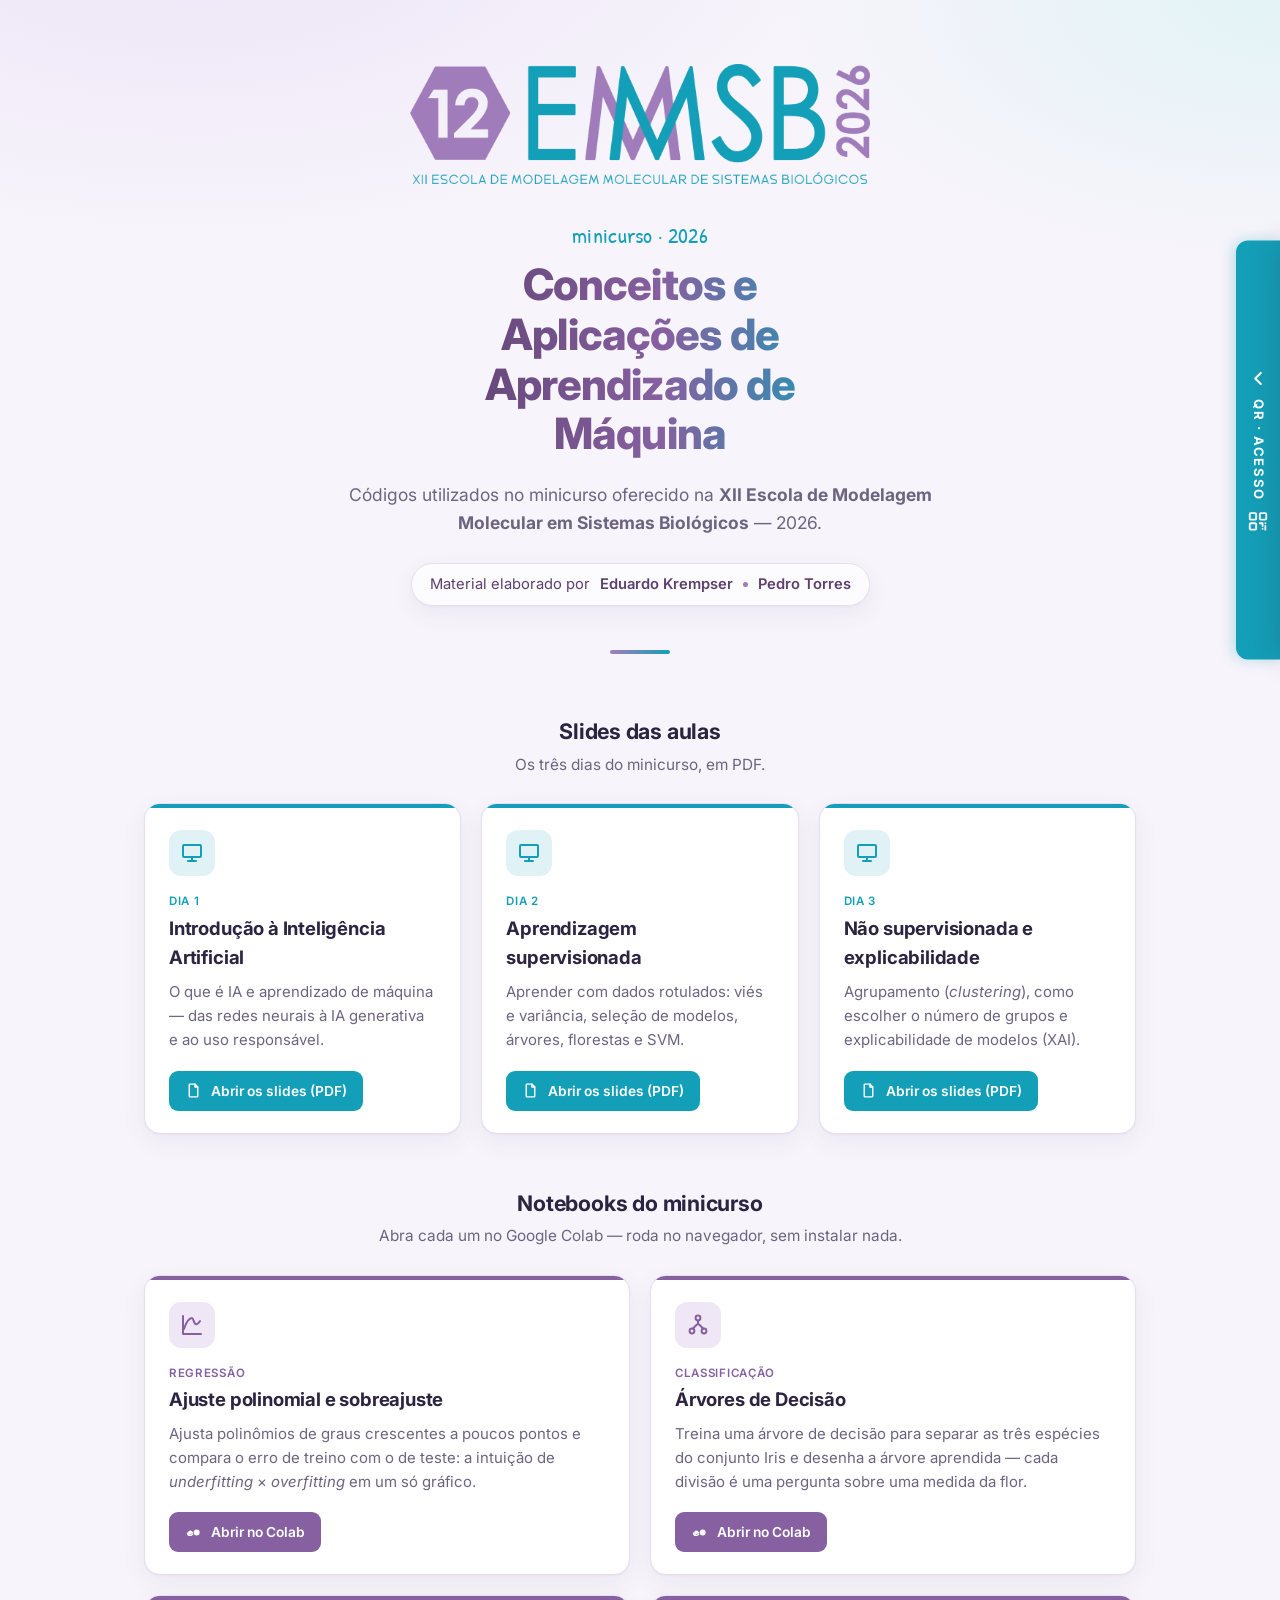
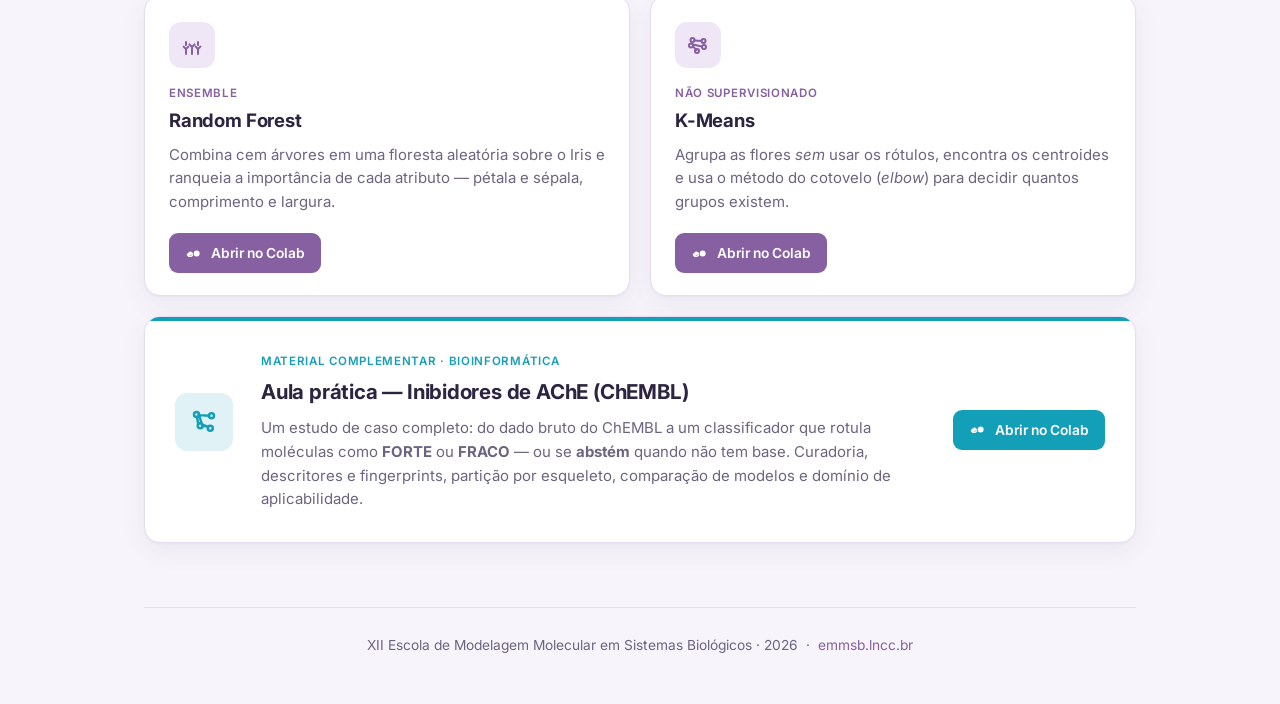
<file: xiiemmsb.html>
<!DOCTYPE html>
<html lang="pt-BR">
<head>
<meta charset="utf-8">
<meta name="viewport" content="width=device-width, initial-scale=1">
<title>Aprendizado de Máquina · XII EMMSB 2026</title>
<meta name="description" content="Códigos do minicurso Conceitos e Aplicações de Aprendizado de Máquina — XII Escola de Modelagem Molecular em Sistemas Biológicos, 2026.">
<link rel="icon" type="image/svg+xml" href="assets/emmsb-favicon.svg">
<link rel="preconnect" href="https://fonts.googleapis.com">
<link rel="preconnect" href="https://fonts.gstatic.com" crossorigin>
<link href="https://fonts.googleapis.com/css2?family=Inter:wght@300;400;500;600;700;800&family=Patrick+Hand&display=swap" rel="stylesheet">
<style>
  :root {
    --teal:        #149fb8;
    --teal-dark:   #0f7e93;
    --lilac:       #a07dba;
    --purple:      #8660a0;
    --purple-dark: #5c406e;
    --ink:         #2c2440;
    --muted:       #6d6480;
    --bg:          #f7f4fb;
    --bg-soft:     #efe9f6;
    --paper:       #ffffff;
    --line:        #e6ddf0;
    --shadow:      0 1px 2px rgba(44,36,64,.04), 0 8px 24px rgba(92,64,110,.07);
    --shadow-hover:0 2px 4px rgba(44,36,64,.05), 0 14px 34px rgba(92,64,110,.14);
  }

  * { box-sizing: border-box; margin: 0; padding: 0; }

  body {
    font-family: 'Inter', system-ui, -apple-system, sans-serif;
    color: var(--ink);
    background:
      radial-gradient(1200px 600px at 15% -10%, #ece4f7 0%, transparent 55%),
      radial-gradient(1000px 520px at 100% 0%, #e2f3f6 0%, transparent 50%),
      var(--bg);
    background-attachment: fixed;
    line-height: 1.6;
    -webkit-font-smoothing: antialiased;
  }

  .wrap { max-width: 1040px; margin: 0 auto; padding: 0 24px; }

  /* ---- cabeçalho ---- */
  header { padding: 64px 0 8px; text-align: center; }
  .logo { max-width: 460px; width: 78%; height: auto; }

  .eyebrow {
    font-family: 'Patrick Hand', cursive;
    font-size: 1.35rem;
    color: var(--teal);
    margin-top: 26px;
    letter-spacing: .3px;
  }

  h1 {
    font-size: clamp(1.7rem, 4.4vw, 2.7rem);
    font-weight: 800;
    letter-spacing: -.02em;
    line-height: 1.15;
    margin: 8px auto 0;
    max-width: 15ch;
    background: linear-gradient(92deg, var(--purple-dark), var(--purple) 55%, var(--teal));
    -webkit-background-clip: text;
    background-clip: text;
    color: transparent;
  }

  .lead {
    max-width: 60ch;
    margin: 22px auto 0;
    font-size: 1.09rem;
    color: var(--muted);
  }

  .byline {
    margin: 26px auto 0;
    display: inline-flex;
    align-items: center;
    gap: 10px;
    padding: 9px 18px;
    border: 1px solid var(--line);
    background: rgba(255,255,255,.7);
    border-radius: 999px;
    font-size: .92rem;
    color: var(--purple-dark);
    box-shadow: var(--shadow);
  }
  .byline b { font-weight: 600; }
  .byline .dot { width: 5px; height: 5px; border-radius: 50%; background: var(--lilac); }

  .rule {
    width: 60px; height: 4px; border-radius: 3px;
    margin: 44px auto 0;
    background: linear-gradient(90deg, var(--lilac), var(--teal));
  }

  /* ---- seção de cards ---- */
  .section-head { text-align: center; margin: 52px 0 4px; }
  .section-head h2 {
    font-size: 1.34rem; font-weight: 700; color: var(--ink); letter-spacing: -.01em;
  }
  .section-head p { color: var(--muted); font-size: .96rem; margin-top: 4px; }

  .grid {
    display: grid;
    grid-template-columns: repeat(2, 1fr);
    gap: 20px;
    margin-top: 26px;
  }
  .grid.tres { grid-template-columns: repeat(3, 1fr); align-items: start; }

  .card {
    position: relative;
    display: flex;
    flex-direction: column;
    background: var(--paper);
    border: 1px solid var(--line);
    border-radius: 16px;
    padding: 26px 24px 22px;
    box-shadow: var(--shadow);
    transition: transform .16s ease, box-shadow .16s ease, border-color .16s ease;
    overflow: hidden;
  }
  .card::before {
    content: "";
    position: absolute; inset: 0 0 auto 0; height: 4px;
    background: var(--accent, var(--lilac));
  }
  .card:hover { transform: translateY(-4px); box-shadow: var(--shadow-hover); border-color: #d8cbe8; }

  .card .icon {
    width: 46px; height: 46px; border-radius: 12px;
    display: grid; place-items: center;
    background: var(--accent-soft, #efe7f6);
    color: var(--accent, var(--purple));
    margin-bottom: 16px;
  }
  .card .icon svg { width: 24px; height: 24px; }

  .card .tag {
    font-size: .72rem; font-weight: 600; text-transform: uppercase; letter-spacing: .06em;
    color: var(--accent, var(--purple));
  }
  .card h3 { font-size: 1.16rem; font-weight: 700; margin: 3px 0 8px; letter-spacing: -.01em; }
  .card p.desc { font-size: .935rem; color: var(--muted); flex: 1; }

  .colab {
    display: inline-flex; align-items: center; gap: 9px;
    margin-top: 18px; align-self: flex-start;
    padding: 9px 16px; border-radius: 9px;
    font-size: .86rem; font-weight: 600; text-decoration: none;
    color: #fff; background: var(--accent, var(--purple));
    transition: filter .15s ease;
  }
  .colab:hover { filter: brightness(1.07); }
  .colab svg { width: 17px; height: 17px; }

  /* ---- card em destaque (aula ChEMBL) ---- */
  .featured {
    grid-column: 1 / -1;
    flex-direction: row;
    align-items: center;
    gap: 28px;
    --accent: var(--teal);
    --accent-soft: #e0f2f5;
    padding: 30px 30px;
  }
  .featured .icon { width: 58px; height: 58px; flex: none; }
  .featured .icon svg { width: 30px; height: 30px; }
  .featured .body { flex: 1; }
  .featured h3 { font-size: 1.28rem; }
  .featured .colab { margin-top: 0; flex: none; }
  .featured .cta-col { display: flex; flex-direction: column; align-items: flex-end; gap: 8px; }

  footer {
    text-align: center;
    color: var(--muted);
    font-size: .86rem;
    margin: 64px 0 48px;
    padding-top: 26px;
    border-top: 1px solid var(--line);
  }
  footer a { color: var(--purple); text-decoration: none; }
  footer a:hover { text-decoration: underline; }

  /* ---- aba lateral retrátil com QR code ---- */
  .qr-checkbox { position: absolute; opacity: 0; pointer-events: none; }
  .qr-dock {
    position: fixed;
    top: 50%;
    right: 0;
    z-index: 60;
    display: flex;
    align-items: stretch;
    transform: translate(300px, -50%);        /* recolhida: só a aba aparece */
    transition: transform .38s cubic-bezier(.22,.61,.36,1);
  }
  .qr-checkbox:checked ~ .qr-dock { transform: translate(0, -50%); }

  .qr-tab {
    flex: none;
    width: 44px;
    display: flex;
    flex-direction: column;
    align-items: center;
    justify-content: center;
    gap: 10px;
    padding: 16px 0;
    background: var(--teal);
    color: #fff;
    border-radius: 12px 0 0 12px;
    cursor: pointer;
    box-shadow: -3px 0 14px rgba(20,159,184,.28);
    user-select: none;
    transition: background .2s;
  }
  .qr-tab:hover { background: var(--teal-dark); }
  .qr-tab svg { width: 22px; height: 22px; }
  .qr-tab .qr-tab-label {
    writing-mode: vertical-rl;
    text-orientation: mixed;
    font-weight: 700;
    font-size: .82rem;
    letter-spacing: .12em;
    text-transform: uppercase;
  }
  /* seta que gira quando aberta */
  .qr-tab .qr-chevron { transition: transform .38s; }
  .qr-checkbox:checked ~ .qr-dock .qr-tab .qr-chevron { transform: rotate(180deg); }

  .qr-panel {
    width: 300px;
    box-sizing: border-box;
    background: var(--paper);
    border: 1px solid var(--line);
    border-right: none;
    border-radius: 14px 0 0 14px;
    box-shadow: -8px 0 28px rgba(44,36,64,.16);
    padding: 22px 22px 24px;
    text-align: center;
  }
  .qr-panel h4 {
    margin: 0 0 4px;
    font-size: 1.02rem;
    color: var(--ink);
  }
  .qr-panel .qr-sub { margin: 0 0 16px; font-size: .84rem; color: var(--purple-dark); }
  .qr-code {
    width: 232px; height: 232px;
    max-width: 100%;
    margin: 0 auto 14px;
    padding: 10px;
    background: #fff;
    border-radius: 10px;
    box-shadow: 0 1px 0 var(--line) inset, 0 2px 10px rgba(44,36,64,.08);
  }
  .qr-code .qr-svg { display: block; width: 100%; height: 100%; }
  .qr-panel .qr-url {
    display: inline-block;
    font-family: ui-monospace, "SFMono-Regular", Menlo, Consolas, monospace;
    font-size: .78rem;
    color: var(--teal-dark);
    word-break: break-all;
    line-height: 1.4;
  }

  @media (max-width: 720px) {
    header { padding-top: 44px; }
    .grid, .grid.tres { grid-template-columns: 1fr; }
    .featured { flex-direction: column; align-items: flex-start; text-align: left; }
    .featured .cta-col { align-items: flex-start; }
    /* em telas estreitas, a aba some quando fechada só um pouco menos e o painel cabe */
    .qr-dock { transform: translate(272px, -50%); }
    .qr-panel { width: 272px; }
  }
  @media (max-width: 380px) {
    .qr-dock { transform: translate(248px, -50%); }
    .qr-panel { width: 248px; }
    .qr-code { width: 200px; height: 200px; }
  }
</style>
</head>
<body>

<!-- aba lateral retrátil com QR code para esta página -->
<input type="checkbox" id="qr-toggle" class="qr-checkbox" aria-hidden="true">
<div class="qr-dock">
  <label for="qr-toggle" class="qr-tab" role="button" aria-label="Mostrar ou ocultar o QR code de acesso">
    <svg class="qr-chevron" viewBox="0 0 24 24" fill="none" stroke="currentColor" stroke-width="2.4" stroke-linecap="round" stroke-linejoin="round"><path d="M15 6l-6 6 6 6"/></svg>
    <span class="qr-tab-label">QR · acesso</span>
    <svg viewBox="0 0 24 24" fill="none" stroke="currentColor" stroke-width="2" stroke-linecap="round" stroke-linejoin="round"><rect x="3" y="3" width="7" height="7" rx="1"/><rect x="14" y="3" width="7" height="7" rx="1"/><rect x="3" y="14" width="7" height="7" rx="1"/><path d="M14 14h3v3M20 14v.01M17 20h.01M20 17v4"/></svg>
  </label>
  <div class="qr-panel">
    <h4>Acesse esta página</h4>
    <p class="qr-sub">Aponte a câmera do celular para o código</p>
    <div class="qr-code"><svg class="qr-svg" viewBox="0 0 45 45" xmlns="http://www.w3.org/2000/svg" role="img" aria-label="QR code para monteirotorres.github.io/ml/xiiemmsb.html" shape-rendering="crispEdges"><rect width="45" height="45" fill="#ffffff"/><path d="M4 4h1v1h-1zM5 4h1v1h-1zM6 4h1v1h-1zM7 4h1v1h-1zM8 4h1v1h-1zM9 4h1v1h-1zM10 4h1v1h-1zM14 4h1v1h-1zM17 4h1v1h-1zM19 4h1v1h-1zM20 4h1v1h-1zM22 4h1v1h-1zM30 4h1v1h-1zM31 4h1v1h-1zM34 4h1v1h-1zM35 4h1v1h-1zM36 4h1v1h-1zM37 4h1v1h-1zM38 4h1v1h-1zM39 4h1v1h-1zM40 4h1v1h-1zM4 5h1v1h-1zM10 5h1v1h-1zM13 5h1v1h-1zM17 5h1v1h-1zM18 5h1v1h-1zM19 5h1v1h-1zM21 5h1v1h-1zM23 5h1v1h-1zM24 5h1v1h-1zM26 5h1v1h-1zM27 5h1v1h-1zM28 5h1v1h-1zM29 5h1v1h-1zM30 5h1v1h-1zM32 5h1v1h-1zM34 5h1v1h-1zM40 5h1v1h-1zM4 6h1v1h-1zM6 6h1v1h-1zM7 6h1v1h-1zM8 6h1v1h-1zM10 6h1v1h-1zM12 6h1v1h-1zM13 6h1v1h-1zM15 6h1v1h-1zM16 6h1v1h-1zM17 6h1v1h-1zM20 6h1v1h-1zM23 6h1v1h-1zM24 6h1v1h-1zM25 6h1v1h-1zM26 6h1v1h-1zM28 6h1v1h-1zM32 6h1v1h-1zM34 6h1v1h-1zM36 6h1v1h-1zM37 6h1v1h-1zM38 6h1v1h-1zM40 6h1v1h-1zM4 7h1v1h-1zM6 7h1v1h-1zM7 7h1v1h-1zM8 7h1v1h-1zM10 7h1v1h-1zM13 7h1v1h-1zM14 7h1v1h-1zM15 7h1v1h-1zM17 7h1v1h-1zM18 7h1v1h-1zM19 7h1v1h-1zM21 7h1v1h-1zM22 7h1v1h-1zM23 7h1v1h-1zM29 7h1v1h-1zM30 7h1v1h-1zM31 7h1v1h-1zM32 7h1v1h-1zM34 7h1v1h-1zM36 7h1v1h-1zM37 7h1v1h-1zM38 7h1v1h-1zM40 7h1v1h-1zM4 8h1v1h-1zM6 8h1v1h-1zM7 8h1v1h-1zM8 8h1v1h-1zM10 8h1v1h-1zM12 8h1v1h-1zM14 8h1v1h-1zM16 8h1v1h-1zM19 8h1v1h-1zM22 8h1v1h-1zM23 8h1v1h-1zM24 8h1v1h-1zM25 8h1v1h-1zM27 8h1v1h-1zM30 8h1v1h-1zM31 8h1v1h-1zM34 8h1v1h-1zM36 8h1v1h-1zM37 8h1v1h-1zM38 8h1v1h-1zM40 8h1v1h-1zM4 9h1v1h-1zM10 9h1v1h-1zM12 9h1v1h-1zM13 9h1v1h-1zM16 9h1v1h-1zM17 9h1v1h-1zM18 9h1v1h-1zM19 9h1v1h-1zM21 9h1v1h-1zM22 9h1v1h-1zM32 9h1v1h-1zM34 9h1v1h-1zM40 9h1v1h-1zM4 10h1v1h-1zM5 10h1v1h-1zM6 10h1v1h-1zM7 10h1v1h-1zM8 10h1v1h-1zM9 10h1v1h-1zM10 10h1v1h-1zM12 10h1v1h-1zM14 10h1v1h-1zM16 10h1v1h-1zM18 10h1v1h-1zM20 10h1v1h-1zM22 10h1v1h-1zM24 10h1v1h-1zM26 10h1v1h-1zM28 10h1v1h-1zM30 10h1v1h-1zM32 10h1v1h-1zM34 10h1v1h-1zM35 10h1v1h-1zM36 10h1v1h-1zM37 10h1v1h-1zM38 10h1v1h-1zM39 10h1v1h-1zM40 10h1v1h-1zM14 11h1v1h-1zM17 11h1v1h-1zM25 11h1v1h-1zM26 11h1v1h-1zM27 11h1v1h-1zM28 11h1v1h-1zM29 11h1v1h-1zM5 12h1v1h-1zM8 12h1v1h-1zM10 12h1v1h-1zM12 12h1v1h-1zM16 12h1v1h-1zM18 12h1v1h-1zM20 12h1v1h-1zM22 12h1v1h-1zM23 12h1v1h-1zM25 12h1v1h-1zM26 12h1v1h-1zM27 12h1v1h-1zM28 12h1v1h-1zM29 12h1v1h-1zM31 12h1v1h-1zM32 12h1v1h-1zM33 12h1v1h-1zM35 12h1v1h-1zM36 12h1v1h-1zM38 12h1v1h-1zM6 13h1v1h-1zM8 13h1v1h-1zM11 13h1v1h-1zM12 13h1v1h-1zM13 13h1v1h-1zM17 13h1v1h-1zM21 13h1v1h-1zM25 13h1v1h-1zM26 13h1v1h-1zM27 13h1v1h-1zM30 13h1v1h-1zM34 13h1v1h-1zM35 13h1v1h-1zM36 13h1v1h-1zM38 13h1v1h-1zM9 14h1v1h-1zM10 14h1v1h-1zM12 14h1v1h-1zM13 14h1v1h-1zM14 14h1v1h-1zM15 14h1v1h-1zM19 14h1v1h-1zM22 14h1v1h-1zM24 14h1v1h-1zM25 14h1v1h-1zM27 14h1v1h-1zM29 14h1v1h-1zM30 14h1v1h-1zM31 14h1v1h-1zM33 14h1v1h-1zM37 14h1v1h-1zM38 14h1v1h-1zM4 15h1v1h-1zM5 15h1v1h-1zM8 15h1v1h-1zM9 15h1v1h-1zM12 15h1v1h-1zM18 15h1v1h-1zM19 15h1v1h-1zM20 15h1v1h-1zM22 15h1v1h-1zM23 15h1v1h-1zM24 15h1v1h-1zM25 15h1v1h-1zM27 15h1v1h-1zM28 15h1v1h-1zM30 15h1v1h-1zM31 15h1v1h-1zM32 15h1v1h-1zM33 15h1v1h-1zM35 15h1v1h-1zM36 15h1v1h-1zM38 15h1v1h-1zM39 15h1v1h-1zM40 15h1v1h-1zM5 16h1v1h-1zM6 16h1v1h-1zM8 16h1v1h-1zM9 16h1v1h-1zM10 16h1v1h-1zM11 16h1v1h-1zM12 16h1v1h-1zM13 16h1v1h-1zM14 16h1v1h-1zM16 16h1v1h-1zM17 16h1v1h-1zM19 16h1v1h-1zM21 16h1v1h-1zM22 16h1v1h-1zM24 16h1v1h-1zM25 16h1v1h-1zM26 16h1v1h-1zM32 16h1v1h-1zM33 16h1v1h-1zM34 16h1v1h-1zM35 16h1v1h-1zM37 16h1v1h-1zM38 16h1v1h-1zM39 16h1v1h-1zM5 17h1v1h-1zM7 17h1v1h-1zM11 17h1v1h-1zM17 17h1v1h-1zM21 17h1v1h-1zM22 17h1v1h-1zM23 17h1v1h-1zM24 17h1v1h-1zM26 17h1v1h-1zM27 17h1v1h-1zM30 17h1v1h-1zM31 17h1v1h-1zM32 17h1v1h-1zM33 17h1v1h-1zM36 17h1v1h-1zM38 17h1v1h-1zM4 18h1v1h-1zM5 18h1v1h-1zM6 18h1v1h-1zM10 18h1v1h-1zM12 18h1v1h-1zM15 18h1v1h-1zM16 18h1v1h-1zM19 18h1v1h-1zM20 18h1v1h-1zM21 18h1v1h-1zM23 18h1v1h-1zM24 18h1v1h-1zM25 18h1v1h-1zM26 18h1v1h-1zM27 18h1v1h-1zM29 18h1v1h-1zM30 18h1v1h-1zM31 18h1v1h-1zM33 18h1v1h-1zM35 18h1v1h-1zM36 18h1v1h-1zM37 18h1v1h-1zM38 18h1v1h-1zM5 19h1v1h-1zM8 19h1v1h-1zM9 19h1v1h-1zM12 19h1v1h-1zM13 19h1v1h-1zM14 19h1v1h-1zM17 19h1v1h-1zM18 19h1v1h-1zM19 19h1v1h-1zM20 19h1v1h-1zM21 19h1v1h-1zM23 19h1v1h-1zM24 19h1v1h-1zM25 19h1v1h-1zM28 19h1v1h-1zM33 19h1v1h-1zM34 19h1v1h-1zM35 19h1v1h-1zM36 19h1v1h-1zM38 19h1v1h-1zM39 19h1v1h-1zM40 19h1v1h-1zM4 20h1v1h-1zM7 20h1v1h-1zM8 20h1v1h-1zM10 20h1v1h-1zM14 20h1v1h-1zM16 20h1v1h-1zM20 20h1v1h-1zM21 20h1v1h-1zM22 20h1v1h-1zM24 20h1v1h-1zM27 20h1v1h-1zM31 20h1v1h-1zM32 20h1v1h-1zM33 20h1v1h-1zM34 20h1v1h-1zM37 20h1v1h-1zM38 20h1v1h-1zM40 20h1v1h-1zM5 21h1v1h-1zM6 21h1v1h-1zM9 21h1v1h-1zM11 21h1v1h-1zM12 21h1v1h-1zM14 21h1v1h-1zM16 21h1v1h-1zM17 21h1v1h-1zM19 21h1v1h-1zM20 21h1v1h-1zM21 21h1v1h-1zM22 21h1v1h-1zM23 21h1v1h-1zM24 21h1v1h-1zM26 21h1v1h-1zM28 21h1v1h-1zM30 21h1v1h-1zM31 21h1v1h-1zM32 21h1v1h-1zM33 21h1v1h-1zM36 21h1v1h-1zM37 21h1v1h-1zM38 21h1v1h-1zM4 22h1v1h-1zM5 22h1v1h-1zM6 22h1v1h-1zM7 22h1v1h-1zM10 22h1v1h-1zM15 22h1v1h-1zM16 22h1v1h-1zM17 22h1v1h-1zM19 22h1v1h-1zM20 22h1v1h-1zM21 22h1v1h-1zM22 22h1v1h-1zM23 22h1v1h-1zM24 22h1v1h-1zM25 22h1v1h-1zM27 22h1v1h-1zM28 22h1v1h-1zM31 22h1v1h-1zM34 22h1v1h-1zM35 22h1v1h-1zM36 22h1v1h-1zM4 23h1v1h-1zM5 23h1v1h-1zM6 23h1v1h-1zM9 23h1v1h-1zM15 23h1v1h-1zM19 23h1v1h-1zM20 23h1v1h-1zM24 23h1v1h-1zM25 23h1v1h-1zM27 23h1v1h-1zM30 23h1v1h-1zM31 23h1v1h-1zM35 23h1v1h-1zM36 23h1v1h-1zM38 23h1v1h-1zM5 24h1v1h-1zM7 24h1v1h-1zM8 24h1v1h-1zM10 24h1v1h-1zM13 24h1v1h-1zM15 24h1v1h-1zM17 24h1v1h-1zM18 24h1v1h-1zM21 24h1v1h-1zM23 24h1v1h-1zM25 24h1v1h-1zM26 24h1v1h-1zM28 24h1v1h-1zM33 24h1v1h-1zM34 24h1v1h-1zM37 24h1v1h-1zM38 24h1v1h-1zM40 24h1v1h-1zM4 25h1v1h-1zM8 25h1v1h-1zM9 25h1v1h-1zM13 25h1v1h-1zM16 25h1v1h-1zM17 25h1v1h-1zM21 25h1v1h-1zM22 25h1v1h-1zM23 25h1v1h-1zM27 25h1v1h-1zM29 25h1v1h-1zM30 25h1v1h-1zM31 25h1v1h-1zM36 25h1v1h-1zM38 25h1v1h-1zM4 26h1v1h-1zM5 26h1v1h-1zM6 26h1v1h-1zM7 26h1v1h-1zM8 26h1v1h-1zM9 26h1v1h-1zM10 26h1v1h-1zM11 26h1v1h-1zM14 26h1v1h-1zM17 26h1v1h-1zM19 26h1v1h-1zM21 26h1v1h-1zM25 26h1v1h-1zM27 26h1v1h-1zM28 26h1v1h-1zM31 26h1v1h-1zM32 26h1v1h-1zM33 26h1v1h-1zM38 26h1v1h-1zM4 27h1v1h-1zM7 27h1v1h-1zM13 27h1v1h-1zM14 27h1v1h-1zM15 27h1v1h-1zM17 27h1v1h-1zM21 27h1v1h-1zM23 27h1v1h-1zM24 27h1v1h-1zM25 27h1v1h-1zM27 27h1v1h-1zM28 27h1v1h-1zM30 27h1v1h-1zM32 27h1v1h-1zM33 27h1v1h-1zM35 27h1v1h-1zM38 27h1v1h-1zM39 27h1v1h-1zM40 27h1v1h-1zM5 28h1v1h-1zM7 28h1v1h-1zM8 28h1v1h-1zM10 28h1v1h-1zM11 28h1v1h-1zM12 28h1v1h-1zM13 28h1v1h-1zM14 28h1v1h-1zM17 28h1v1h-1zM20 28h1v1h-1zM21 28h1v1h-1zM24 28h1v1h-1zM25 28h1v1h-1zM26 28h1v1h-1zM29 28h1v1h-1zM30 28h1v1h-1zM31 28h1v1h-1zM34 28h1v1h-1zM35 28h1v1h-1zM38 28h1v1h-1zM39 28h1v1h-1zM4 29h1v1h-1zM7 29h1v1h-1zM12 29h1v1h-1zM13 29h1v1h-1zM14 29h1v1h-1zM15 29h1v1h-1zM17 29h1v1h-1zM20 29h1v1h-1zM21 29h1v1h-1zM22 29h1v1h-1zM23 29h1v1h-1zM24 29h1v1h-1zM27 29h1v1h-1zM32 29h1v1h-1zM34 29h1v1h-1zM36 29h1v1h-1zM37 29h1v1h-1zM6 30h1v1h-1zM9 30h1v1h-1zM10 30h1v1h-1zM16 30h1v1h-1zM17 30h1v1h-1zM18 30h1v1h-1zM19 30h1v1h-1zM21 30h1v1h-1zM26 30h1v1h-1zM27 30h1v1h-1zM28 30h1v1h-1zM30 30h1v1h-1zM32 30h1v1h-1zM33 30h1v1h-1zM35 30h1v1h-1zM37 30h1v1h-1zM38 30h1v1h-1zM39 30h1v1h-1zM7 31h1v1h-1zM9 31h1v1h-1zM11 31h1v1h-1zM13 31h1v1h-1zM16 31h1v1h-1zM18 31h1v1h-1zM21 31h1v1h-1zM22 31h1v1h-1zM23 31h1v1h-1zM25 31h1v1h-1zM27 31h1v1h-1zM30 31h1v1h-1zM34 31h1v1h-1zM35 31h1v1h-1zM36 31h1v1h-1zM38 31h1v1h-1zM39 31h1v1h-1zM40 31h1v1h-1zM4 32h1v1h-1zM5 32h1v1h-1zM6 32h1v1h-1zM8 32h1v1h-1zM10 32h1v1h-1zM13 32h1v1h-1zM16 32h1v1h-1zM19 32h1v1h-1zM21 32h1v1h-1zM25 32h1v1h-1zM26 32h1v1h-1zM27 32h1v1h-1zM28 32h1v1h-1zM31 32h1v1h-1zM32 32h1v1h-1zM33 32h1v1h-1zM34 32h1v1h-1zM35 32h1v1h-1zM36 32h1v1h-1zM38 32h1v1h-1zM40 32h1v1h-1zM12 33h1v1h-1zM14 33h1v1h-1zM16 33h1v1h-1zM18 33h1v1h-1zM24 33h1v1h-1zM25 33h1v1h-1zM27 33h1v1h-1zM29 33h1v1h-1zM30 33h1v1h-1zM32 33h1v1h-1zM36 33h1v1h-1zM37 33h1v1h-1zM39 33h1v1h-1zM4 34h1v1h-1zM5 34h1v1h-1zM6 34h1v1h-1zM7 34h1v1h-1zM8 34h1v1h-1zM9 34h1v1h-1zM10 34h1v1h-1zM13 34h1v1h-1zM16 34h1v1h-1zM18 34h1v1h-1zM19 34h1v1h-1zM21 34h1v1h-1zM22 34h1v1h-1zM23 34h1v1h-1zM27 34h1v1h-1zM28 34h1v1h-1zM29 34h1v1h-1zM30 34h1v1h-1zM32 34h1v1h-1zM34 34h1v1h-1zM36 34h1v1h-1zM37 34h1v1h-1zM38 34h1v1h-1zM4 35h1v1h-1zM10 35h1v1h-1zM14 35h1v1h-1zM16 35h1v1h-1zM21 35h1v1h-1zM24 35h1v1h-1zM26 35h1v1h-1zM28 35h1v1h-1zM30 35h1v1h-1zM31 35h1v1h-1zM32 35h1v1h-1zM36 35h1v1h-1zM38 35h1v1h-1zM4 36h1v1h-1zM6 36h1v1h-1zM7 36h1v1h-1zM8 36h1v1h-1zM10 36h1v1h-1zM12 36h1v1h-1zM15 36h1v1h-1zM16 36h1v1h-1zM19 36h1v1h-1zM22 36h1v1h-1zM23 36h1v1h-1zM26 36h1v1h-1zM27 36h1v1h-1zM28 36h1v1h-1zM32 36h1v1h-1zM33 36h1v1h-1zM34 36h1v1h-1zM35 36h1v1h-1zM36 36h1v1h-1zM37 36h1v1h-1zM38 36h1v1h-1zM4 37h1v1h-1zM6 37h1v1h-1zM7 37h1v1h-1zM8 37h1v1h-1zM10 37h1v1h-1zM19 37h1v1h-1zM21 37h1v1h-1zM23 37h1v1h-1zM24 37h1v1h-1zM30 37h1v1h-1zM34 37h1v1h-1zM35 37h1v1h-1zM37 37h1v1h-1zM39 37h1v1h-1zM4 38h1v1h-1zM6 38h1v1h-1zM7 38h1v1h-1zM8 38h1v1h-1zM10 38h1v1h-1zM14 38h1v1h-1zM16 38h1v1h-1zM18 38h1v1h-1zM20 38h1v1h-1zM22 38h1v1h-1zM24 38h1v1h-1zM26 38h1v1h-1zM34 38h1v1h-1zM37 38h1v1h-1zM38 38h1v1h-1zM39 38h1v1h-1zM4 39h1v1h-1zM10 39h1v1h-1zM12 39h1v1h-1zM14 39h1v1h-1zM15 39h1v1h-1zM16 39h1v1h-1zM17 39h1v1h-1zM18 39h1v1h-1zM20 39h1v1h-1zM22 39h1v1h-1zM25 39h1v1h-1zM26 39h1v1h-1zM28 39h1v1h-1zM30 39h1v1h-1zM31 39h1v1h-1zM33 39h1v1h-1zM35 39h1v1h-1zM36 39h1v1h-1zM38 39h1v1h-1zM39 39h1v1h-1zM4 40h1v1h-1zM5 40h1v1h-1zM6 40h1v1h-1zM7 40h1v1h-1zM8 40h1v1h-1zM9 40h1v1h-1zM10 40h1v1h-1zM13 40h1v1h-1zM16 40h1v1h-1zM17 40h1v1h-1zM19 40h1v1h-1zM23 40h1v1h-1zM24 40h1v1h-1zM25 40h1v1h-1zM27 40h1v1h-1zM28 40h1v1h-1zM31 40h1v1h-1zM38 40h1v1h-1zM39 40h1v1h-1zM40 40h1v1h-1z" fill="#0e1f24"/></svg></div>
    <a class="qr-url" href="https://monteirotorres.github.io/ml/xiiemmsb.html">monteirotorres.github.io/ml/xiiemmsb.html</a>
  </div>
</div>
<div class="wrap">

  <header>
    <img class="logo" src="assets/emmsb-logo.png" alt="XII EMMSB 2026 — Escola de Modelagem Molecular de Sistemas Biológicos">
    <p class="eyebrow">minicurso · 2026</p>
    <h1>Conceitos e Aplicações de Aprendizado de Máquina</h1>
    <p class="lead">
      Códigos utilizados no minicurso oferecido na <b>XII Escola de Modelagem
      Molecular em Sistemas Biológicos</b> — 2026.
    </p>
    <div class="byline">
      Material elaborado por <b>Eduardo Krempser</b> <span class="dot"></span> <b>Pedro Torres</b>
    </div>
    <div class="rule"></div>
  </header>

  <section>
    <div class="section-head">
      <h2>Slides das aulas</h2>
      <p>Os três dias do minicurso, em PDF.</p>
    </div>

    <div class="grid tres">

      <!-- Aula 1 -->
      <article class="card" style="--accent:#149fb8; --accent-soft:#e0f2f5;">
        <div class="icon">
          <svg viewBox="0 0 24 24" fill="none" stroke="currentColor" stroke-width="2" stroke-linecap="round" stroke-linejoin="round"><rect x="3" y="4" width="18" height="12" rx="1"/><path d="M8 20h8M12 16v4"/></svg>
        </div>
        <span class="tag">Dia 1</span>
        <h3>Introdução à Inteligência Artificial</h3>
        <p class="desc">O que é IA e aprendizado de máquina — das redes neurais à IA generativa e ao uso responsável.</p>
        <a class="colab" href="xiiemmsb/EMMSB-2026-Introdu%C3%A7%C3%A3o.pdf" target="_blank" rel="noopener">
          <svg viewBox="0 0 24 24" fill="none" stroke="currentColor" stroke-width="2" stroke-linecap="round" stroke-linejoin="round"><path d="M14 3H7a1 1 0 0 0-1 1v16a1 1 0 0 0 1 1h10a1 1 0 0 0 1-1V7z"/><path d="M14 3v4h4"/></svg>
          Abrir os slides (PDF)
        </a>
      </article>

      <!-- Aula 2 -->
      <article class="card" style="--accent:#149fb8; --accent-soft:#e0f2f5;">
        <div class="icon">
          <svg viewBox="0 0 24 24" fill="none" stroke="currentColor" stroke-width="2" stroke-linecap="round" stroke-linejoin="round"><rect x="3" y="4" width="18" height="12" rx="1"/><path d="M8 20h8M12 16v4"/></svg>
        </div>
        <span class="tag">Dia 2</span>
        <h3>Aprendizagem supervisionada</h3>
        <p class="desc">Aprender com dados rotulados: viés e variância, seleção de modelos, árvores, florestas e SVM.</p>
        <a class="colab" href="xiiemmsb/EMMSB-2026-Aula02-Supervisionada.pdf" target="_blank" rel="noopener">
          <svg viewBox="0 0 24 24" fill="none" stroke="currentColor" stroke-width="2" stroke-linecap="round" stroke-linejoin="round"><path d="M14 3H7a1 1 0 0 0-1 1v16a1 1 0 0 0 1 1h10a1 1 0 0 0 1-1V7z"/><path d="M14 3v4h4"/></svg>
          Abrir os slides (PDF)
        </a>
      </article>

      <!-- Aula 3 -->
      <article class="card" style="--accent:#149fb8; --accent-soft:#e0f2f5;">
        <div class="icon">
          <svg viewBox="0 0 24 24" fill="none" stroke="currentColor" stroke-width="2" stroke-linecap="round" stroke-linejoin="round"><rect x="3" y="4" width="18" height="12" rx="1"/><path d="M8 20h8M12 16v4"/></svg>
        </div>
        <span class="tag">Dia 3</span>
        <h3>Não supervisionada e explicabilidade</h3>
        <p class="desc">Agrupamento (<i>clustering</i>), como escolher o número de grupos e explicabilidade de modelos (XAI).</p>
        <a class="colab" href="xiiemmsb/EMMSB2026_Aula03_nao_supervisionada_explicabilidade.pdf" target="_blank" rel="noopener">
          <svg viewBox="0 0 24 24" fill="none" stroke="currentColor" stroke-width="2" stroke-linecap="round" stroke-linejoin="round"><path d="M14 3H7a1 1 0 0 0-1 1v16a1 1 0 0 0 1 1h10a1 1 0 0 0 1-1V7z"/><path d="M14 3v4h4"/></svg>
          Abrir os slides (PDF)
        </a>
      </article>

    </div>
  </section>

  <section>
    <div class="section-head">
      <h2>Notebooks do minicurso</h2>
      <p>Abra cada um no Google Colab — roda no navegador, sem instalar nada.</p>
    </div>

    <div class="grid">

      <!-- Polinômio -->
      <article class="card" style="--accent:#8660a0; --accent-soft:#efe7f6;">
        <div class="icon">
          <svg viewBox="0 0 24 24" fill="none" stroke="currentColor" stroke-width="2" stroke-linecap="round" stroke-linejoin="round"><path d="M3 3v18h18"/><path d="M4 16c3-9 6-11 8-11s2 12 8 3"/></svg>
        </div>
        <span class="tag">Regressão</span>
        <h3>Ajuste polinomial e sobreajuste</h3>
        <p class="desc">
          Ajusta polinômios de graus crescentes a poucos pontos e compara o erro
          de treino com o de teste: a intuição de <i>underfitting</i> × <i>overfitting</i>
          em um só gráfico.
        </p>
        <a class="colab" href="https://colab.research.google.com/github/monteirotorres/ml/blob/main/xiiemmsb/Polinomio.ipynb" target="_blank" rel="noopener">
          <svg viewBox="0 0 24 24" fill="currentColor"><path d="M4.5 12a3 3 0 0 1 3-3 3 3 0 0 1 2.1.9l2.1 2.1-2.1 2.1a3 3 0 0 1-2.1.9 3 3 0 0 1-3-3zm-2.1 0a5.1 5.1 0 0 0 5.1 5.1 5.1 5.1 0 0 0 3.6-1.5L12 14.1l-1.5-1.5-.9.9a2.9 2.9 0 0 1-2.1.9A2.4 2.4 0 0 1 4.5 12z"/><circle cx="16.5" cy="12" r="4.2"/></svg>
          Abrir no Colab
        </a>
      </article>

      <!-- Árvores de Decisão -->
      <article class="card" style="--accent:#8660a0; --accent-soft:#efe7f6;">
        <div class="icon">
          <svg viewBox="0 0 24 24" fill="none" stroke="currentColor" stroke-width="2" stroke-linecap="round" stroke-linejoin="round"><circle cx="12" cy="5" r="2.4"/><circle cx="6" cy="18" r="2.4"/><circle cx="18" cy="18" r="2.4"/><path d="M12 7.4v3.1M12 10.5 6.6 15.7M12 10.5l5.4 5.2"/></svg>
        </div>
        <span class="tag">Classificação</span>
        <h3>Árvores de Decisão</h3>
        <p class="desc">
          Treina uma árvore de decisão para separar as três espécies do conjunto
          Iris e desenha a árvore aprendida — cada divisão é uma pergunta sobre
          uma medida da flor.
        </p>
        <a class="colab" href="https://colab.research.google.com/github/monteirotorres/ml/blob/main/xiiemmsb/Arvores_de_Decisao.ipynb" target="_blank" rel="noopener">
          <svg viewBox="0 0 24 24" fill="currentColor"><path d="M4.5 12a3 3 0 0 1 3-3 3 3 0 0 1 2.1.9l2.1 2.1-2.1 2.1a3 3 0 0 1-2.1.9 3 3 0 0 1-3-3zm-2.1 0a5.1 5.1 0 0 0 5.1 5.1 5.1 5.1 0 0 0 3.6-1.5L12 14.1l-1.5-1.5-.9.9a2.9 2.9 0 0 1-2.1.9A2.4 2.4 0 0 1 4.5 12z"/><circle cx="16.5" cy="12" r="4.2"/></svg>
          Abrir no Colab
        </a>
      </article>

      <!-- Random Forest -->
      <article class="card" style="--accent:#8660a0; --accent-soft:#efe7f6;">
        <div class="icon">
          <svg viewBox="0 0 24 24" fill="none" stroke="currentColor" stroke-width="2" stroke-linecap="round" stroke-linejoin="round"><path d="M6 21v-5M6 16l-2.4-2.4M6 16l2.4-2.4M6 12V9M12 21v-7M12 14l-2.6-2.6M12 14l2.6-2.6M18 21v-5M18 16l-2.4-2.4M18 16l2.4-2.4M18 12V9"/></svg>
        </div>
        <span class="tag">Ensemble</span>
        <h3>Random Forest</h3>
        <p class="desc">
          Combina cem árvores em uma floresta aleatória sobre o Iris e ranqueia a
          importância de cada atributo — pétala e sépala, comprimento e largura.
        </p>
        <a class="colab" href="https://colab.research.google.com/github/monteirotorres/ml/blob/main/xiiemmsb/Random_Forest.ipynb" target="_blank" rel="noopener">
          <svg viewBox="0 0 24 24" fill="currentColor"><path d="M4.5 12a3 3 0 0 1 3-3 3 3 0 0 1 2.1.9l2.1 2.1-2.1 2.1a3 3 0 0 1-2.1.9 3 3 0 0 1-3-3zm-2.1 0a5.1 5.1 0 0 0 5.1 5.1 5.1 5.1 0 0 0 3.6-1.5L12 14.1l-1.5-1.5-.9.9a2.9 2.9 0 0 1-2.1.9A2.4 2.4 0 0 1 4.5 12z"/><circle cx="16.5" cy="12" r="4.2"/></svg>
          Abrir no Colab
        </a>
      </article>

      <!-- K-Means -->
      <article class="card" style="--accent:#8660a0; --accent-soft:#efe7f6;">
        <div class="icon">
          <svg viewBox="0 0 24 24" fill="none" stroke="currentColor" stroke-width="2" stroke-linecap="round" stroke-linejoin="round"><circle cx="6.5" cy="7" r="2"/><circle cx="5" cy="12.5" r="2"/><circle cx="17.5" cy="8" r="2"/><circle cx="18" cy="14" r="2"/><circle cx="11" cy="18" r="2"/><path d="M8.4 7.6 15.6 8M6.7 11.4 16 13.4M7 13.5l3.4 3.4"/></svg>
        </div>
        <span class="tag">Não supervisionado</span>
        <h3>K-Means</h3>
        <p class="desc">
          Agrupa as flores <i>sem</i> usar os rótulos, encontra os centroides e usa
          o método do cotovelo (<i>elbow</i>) para decidir quantos grupos existem.
        </p>
        <a class="colab" href="https://colab.research.google.com/github/monteirotorres/ml/blob/main/xiiemmsb/KMeans.ipynb" target="_blank" rel="noopener">
          <svg viewBox="0 0 24 24" fill="currentColor"><path d="M4.5 12a3 3 0 0 1 3-3 3 3 0 0 1 2.1.9l2.1 2.1-2.1 2.1a3 3 0 0 1-2.1.9 3 3 0 0 1-3-3zm-2.1 0a5.1 5.1 0 0 0 5.1 5.1 5.1 5.1 0 0 0 3.6-1.5L12 14.1l-1.5-1.5-.9.9a2.9 2.9 0 0 1-2.1.9A2.4 2.4 0 0 1 4.5 12z"/><circle cx="16.5" cy="12" r="4.2"/></svg>
          Abrir no Colab
        </a>
      </article>

      <!-- Aula prática ChEMBL (destaque) -->
      <article class="card featured">
        <div class="icon">
          <svg viewBox="0 0 24 24" fill="none" stroke="currentColor" stroke-width="2" stroke-linecap="round" stroke-linejoin="round"><circle cx="6" cy="6" r="2"/><circle cx="18" cy="7" r="2"/><circle cx="9" cy="15" r="2"/><circle cx="17" cy="17" r="2"/><path d="M7.7 6.5 16 7M7.4 13.6 6.4 8M10.6 14.2 15.4 16M10.8 15.8 8 6"/></svg>
        </div>
        <div class="body">
          <span class="tag">Material complementar · bioinformática</span>
          <h3>Aula prática — Inibidores de AChE (ChEMBL)</h3>
          <p class="desc">
            Um estudo de caso completo: do dado bruto do ChEMBL a um classificador
            que rotula moléculas como <b>FORTE</b> ou <b>FRACO</b> — ou se <b>abstém</b> quando
            não tem base. Curadoria, descritores e fingerprints, partição por
            esqueleto, comparação de modelos e domínio de aplicabilidade.
          </p>
        </div>
        <div class="cta-col">
          <a class="colab" href="https://colab.research.google.com/github/monteirotorres/ml/blob/main/08_aula_bioinfo/aula.ipynb" target="_blank" rel="noopener">
            <svg viewBox="0 0 24 24" fill="currentColor"><path d="M4.5 12a3 3 0 0 1 3-3 3 3 0 0 1 2.1.9l2.1 2.1-2.1 2.1a3 3 0 0 1-2.1.9 3 3 0 0 1-3-3zm-2.1 0a5.1 5.1 0 0 0 5.1 5.1 5.1 5.1 0 0 0 3.6-1.5L12 14.1l-1.5-1.5-.9.9a2.9 2.9 0 0 1-2.1.9A2.4 2.4 0 0 1 4.5 12z"/><circle cx="16.5" cy="12" r="4.2"/></svg>
            Abrir no Colab
          </a>
        </div>
      </article>

    </div>
  </section>

  <footer>
    XII Escola de Modelagem Molecular em Sistemas Biológicos · 2026 &nbsp;·&nbsp;
    <a href="https://www.emmsb.lncc.br/" target="_blank" rel="noopener">emmsb.lncc.br</a>
  </footer>

</div>
</body>
</html>
</file>
